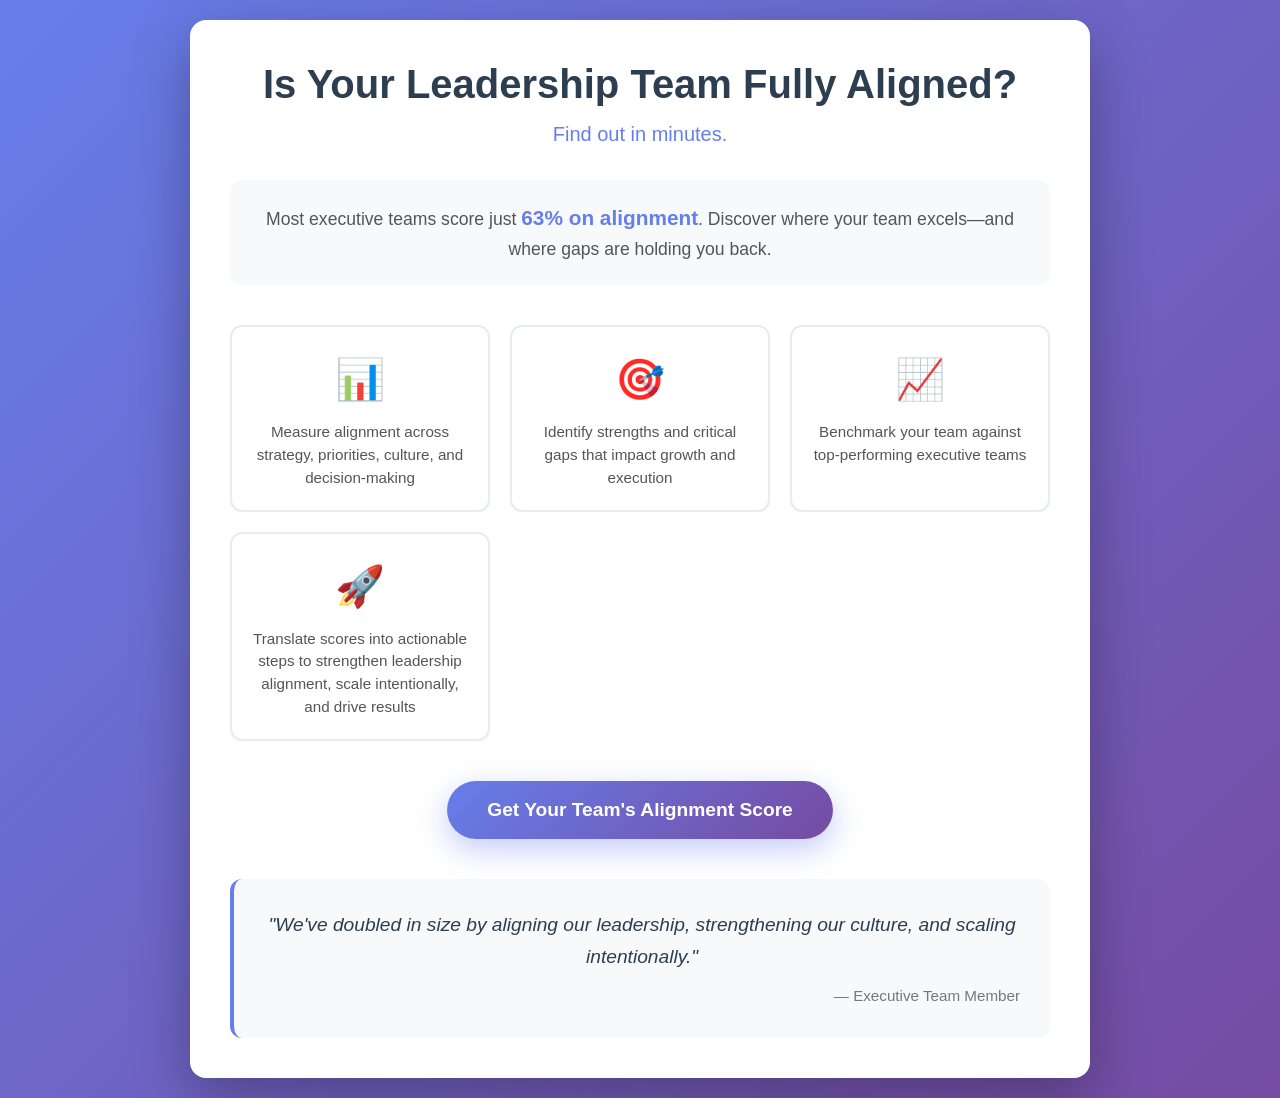
<file: index.html>
<!DOCTYPE html>
<html lang="en">
<head>
    <meta charset="UTF-8">
    <meta name="viewport" content="width=device-width, initial-scale=1.0">
    <title>Executive Alignment Scorecard - Is Your Leadership Team Fully Aligned?</title>
    <link rel="stylesheet" href="css/styles.css">
</head>
<body>
    <!-- Landing Page -->
    <section id="landing-page" class="section active">
        <div class="container">
            <div class="hero">
                <h1 class="headline">Is Your Leadership Team Fully Aligned?</h1>
                <p class="tagline">Find out in minutes.</p>

                <div class="subheadline">
                    <p>Most executive teams score just <strong>63% on alignment</strong>. Discover where your team excels—and where gaps are holding you back.</p>
                </div>

                <div class="value-props">
                    <div class="prop-item">
                        <span class="icon">📊</span>
                        <p>Measure alignment across strategy, priorities, culture, and decision-making</p>
                    </div>
                    <div class="prop-item">
                        <span class="icon">🎯</span>
                        <p>Identify strengths and critical gaps that impact growth and execution</p>
                    </div>
                    <div class="prop-item">
                        <span class="icon">📈</span>
                        <p>Benchmark your team against top-performing executive teams</p>
                    </div>
                    <div class="prop-item">
                        <span class="icon">🚀</span>
                        <p>Translate scores into actionable steps to strengthen leadership alignment, scale intentionally, and drive results</p>
                    </div>
                </div>

                <button class="cta-button" onclick="startAssessment()">Get Your Team's Alignment Score</button>

                <div class="social-proof">
                    <p class="quote">"We've doubled in size by aligning our leadership, strengthening our culture, and scaling intentionally."</p>
                    <p class="attribution">— Executive Team Member</p>
                </div>
            </div>
        </div>
    </section>

    <!-- Assessment Page -->
    <section id="assessment-page" class="section">
        <div class="container">
            <div class="progress-bar-container">
                <div class="progress-bar" id="progress-bar"></div>
                <p class="progress-text" id="progress-text">Question 1 of 30</p>
            </div>

            <form id="assessment-form">
                <!-- Strategic Alignment -->
                <div class="dimension-section" data-dimension="strategic">
                    <h2 class="dimension-title">Strategic Alignment</h2>
                    <p class="dimension-description">Does your team share the same vision and priorities?</p>

                    <div class="question">
                        <p class="question-text">1. Our executive team has a clear, shared understanding of our company's strategic vision.</p>
                        <div class="rating-scale">
                            <label><input type="radio" name="q1" value="1" required> 1 - Strongly Disagree</label>
                            <label><input type="radio" name="q1" value="2"> 2 - Disagree</label>
                            <label><input type="radio" name="q1" value="3"> 3 - Neutral</label>
                            <label><input type="radio" name="q1" value="4"> 4 - Agree</label>
                            <label><input type="radio" name="q1" value="5"> 5 - Strongly Agree</label>
                        </div>
                    </div>

                    <div class="question">
                        <p class="question-text">2. We consistently prioritize initiatives that drive our company's strategic goals.</p>
                        <div class="rating-scale">
                            <label><input type="radio" name="q2" value="1" required> 1 - Strongly Disagree</label>
                            <label><input type="radio" name="q2" value="2"> 2 - Disagree</label>
                            <label><input type="radio" name="q2" value="3"> 3 - Neutral</label>
                            <label><input type="radio" name="q2" value="4"> 4 - Agree</label>
                            <label><input type="radio" name="q2" value="5"> 5 - Strongly Agree</label>
                        </div>
                    </div>

                    <div class="question">
                        <p class="question-text">3. When discussing strategy, our team reaches consensus efficiently and effectively.</p>
                        <div class="rating-scale">
                            <label><input type="radio" name="q3" value="1" required> 1 - Strongly Disagree</label>
                            <label><input type="radio" name="q3" value="2"> 2 - Disagree</label>
                            <label><input type="radio" name="q3" value="3"> 3 - Neutral</label>
                            <label><input type="radio" name="q3" value="4"> 4 - Agree</label>
                            <label><input type="radio" name="q3" value="5"> 5 - Strongly Agree</label>
                        </div>
                    </div>

                    <div class="question">
                        <p class="question-text">4. Our strategic priorities are clearly communicated and understood throughout the organization.</p>
                        <div class="rating-scale">
                            <label><input type="radio" name="q4" value="1" required> 1 - Strongly Disagree</label>
                            <label><input type="radio" name="q4" value="2"> 2 - Disagree</label>
                            <label><input type="radio" name="q4" value="3"> 3 - Neutral</label>
                            <label><input type="radio" name="q4" value="4"> 4 - Agree</label>
                            <label><input type="radio" name="q4" value="5"> 5 - Strongly Agree</label>
                        </div>
                    </div>

                    <div class="question">
                        <p class="question-text">5. We regularly review and adjust our strategy based on market conditions and results.</p>
                        <div class="rating-scale">
                            <label><input type="radio" name="q5" value="1" required> 1 - Strongly Disagree</label>
                            <label><input type="radio" name="q5" value="2"> 2 - Disagree</label>
                            <label><input type="radio" name="q5" value="3"> 3 - Neutral</label>
                            <label><input type="radio" name="q5" value="4"> 4 - Agree</label>
                            <label><input type="radio" name="q5" value="5"> 5 - Strongly Agree</label>
                        </div>
                    </div>

                    <div class="question">
                        <p class="question-text">6. Each executive leader can clearly articulate how their function supports our strategic objectives.</p>
                        <div class="rating-scale">
                            <label><input type="radio" name="q6" value="1" required> 1 - Strongly Disagree</label>
                            <label><input type="radio" name="q6" value="2"> 2 - Disagree</label>
                            <label><input type="radio" name="q6" value="3"> 3 - Neutral</label>
                            <label><input type="radio" name="q6" value="4"> 4 - Agree</label>
                            <label><input type="radio" name="q6" value="5"> 5 - Strongly Agree</label>
                        </div>
                    </div>
                </div>

                <!-- Role Clarity -->
                <div class="dimension-section" data-dimension="roles">
                    <h2 class="dimension-title">Role Clarity</h2>
                    <p class="dimension-description">Are responsibilities and decision rights clear?</p>

                    <div class="question">
                        <p class="question-text">7. Each executive has clearly defined roles and responsibilities.</p>
                        <div class="rating-scale">
                            <label><input type="radio" name="q7" value="1" required> 1 - Strongly Disagree</label>
                            <label><input type="radio" name="q7" value="2"> 2 - Disagree</label>
                            <label><input type="radio" name="q7" value="3"> 3 - Neutral</label>
                            <label><input type="radio" name="q7" value="4"> 4 - Agree</label>
                            <label><input type="radio" name="q7" value="5"> 5 - Strongly Agree</label>
                        </div>
                    </div>

                    <div class="question">
                        <p class="question-text">8. We have clear decision rights—everyone knows who makes which decisions.</p>
                        <div class="rating-scale">
                            <label><input type="radio" name="q8" value="1" required> 1 - Strongly Disagree</label>
                            <label><input type="radio" name="q8" value="2"> 2 - Disagree</label>
                            <label><input type="radio" name="q8" value="3"> 3 - Neutral</label>
                            <label><input type="radio" name="q8" value="4"> 4 - Agree</label>
                            <label><input type="radio" name="q8" value="5"> 5 - Strongly Agree</label>
                        </div>
                    </div>

                    <div class="question">
                        <p class="question-text">9. There is minimal overlap or confusion about who owns what.</p>
                        <div class="rating-scale">
                            <label><input type="radio" name="q9" value="1" required> 1 - Strongly Disagree</label>
                            <label><input type="radio" name="q9" value="2"> 2 - Disagree</label>
                            <label><input type="radio" name="q9" value="3"> 3 - Neutral</label>
                            <label><input type="radio" name="q9" value="4"> 4 - Agree</label>
                            <label><input type="radio" name="q9" value="5"> 5 - Strongly Agree</label>
                        </div>
                    </div>

                    <div class="question">
                        <p class="question-text">10. When issues arise, it's clear which executive leader should handle them.</p>
                        <div class="rating-scale">
                            <label><input type="radio" name="q10" value="1" required> 1 - Strongly Disagree</label>
                            <label><input type="radio" name="q10" value="2"> 2 - Disagree</label>
                            <label><input type="radio" name="q10" value="3"> 3 - Neutral</label>
                            <label><input type="radio" name="q10" value="4"> 4 - Agree</label>
                            <label><input type="radio" name="q10" value="5"> 5 - Strongly Agree</label>
                        </div>
                    </div>

                    <div class="question">
                        <p class="question-text">11. We effectively delegate authority and empower leaders to act within their domains.</p>
                        <div class="rating-scale">
                            <label><input type="radio" name="q11" value="1" required> 1 - Strongly Disagree</label>
                            <label><input type="radio" name="q11" value="2"> 2 - Disagree</label>
                            <label><input type="radio" name="q11" value="3"> 3 - Neutral</label>
                            <label><input type="radio" name="q11" value="4"> 4 - Agree</label>
                            <label><input type="radio" name="q11" value="5"> 5 - Strongly Agree</label>
                        </div>
                    </div>

                    <div class="question">
                        <p class="question-text">12. Role boundaries are respected, and leaders support rather than overstep each other.</p>
                        <div class="rating-scale">
                            <label><input type="radio" name="q12" value="1" required> 1 - Strongly Disagree</label>
                            <label><input type="radio" name="q12" value="2"> 2 - Disagree</label>
                            <label><input type="radio" name="q12" value="3"> 3 - Neutral</label>
                            <label><input type="radio" name="q12" value="4"> 4 - Agree</label>
                            <label><input type="radio" name="q12" value="5"> 5 - Strongly Agree</label>
                        </div>
                    </div>
                </div>

                <!-- Decision-Making & Accountability -->
                <div class="dimension-section" data-dimension="decisions">
                    <h2 class="dimension-title">Decision-Making & Accountability</h2>
                    <p class="dimension-description">Do you make decisions efficiently and follow through?</p>

                    <div class="question">
                        <p class="question-text">13. Our team makes important decisions in a timely manner.</p>
                        <div class="rating-scale">
                            <label><input type="radio" name="q13" value="1" required> 1 - Strongly Disagree</label>
                            <label><input type="radio" name="q13" value="2"> 2 - Disagree</label>
                            <label><input type="radio" name="q13" value="3"> 3 - Neutral</label>
                            <label><input type="radio" name="q13" value="4"> 4 - Agree</label>
                            <label><input type="radio" name="q13" value="5"> 5 - Strongly Agree</label>
                        </div>
                    </div>

                    <div class="question">
                        <p class="question-text">14. Once decisions are made, everyone commits to them—even if they initially disagreed.</p>
                        <div class="rating-scale">
                            <label><input type="radio" name="q14" value="1" required> 1 - Strongly Disagree</label>
                            <label><input type="radio" name="q14" value="2"> 2 - Disagree</label>
                            <label><input type="radio" name="q14" value="3"> 3 - Neutral</label>
                            <label><input type="radio" name="q14" value="4"> 4 - Agree</label>
                            <label><input type="radio" name="q14" value="5"> 5 - Strongly Agree</label>
                        </div>
                    </div>

                    <div class="question">
                        <p class="question-text">15. We have a clear process for making and communicating key decisions.</p>
                        <div class="rating-scale">
                            <label><input type="radio" name="q15" value="1" required> 1 - Strongly Disagree</label>
                            <label><input type="radio" name="q15" value="2"> 2 - Disagree</label>
                            <label><input type="radio" name="q15" value="3"> 3 - Neutral</label>
                            <label><input type="radio" name="q15" value="4"> 4 - Agree</label>
                            <label><input type="radio" name="q15" value="5"> 5 - Strongly Agree</label>
                        </div>
                    </div>

                    <div class="question">
                        <p class="question-text">16. Executives hold themselves and each other accountable for commitments and results.</p>
                        <div class="rating-scale">
                            <label><input type="radio" name="q16" value="1" required> 1 - Strongly Disagree</label>
                            <label><input type="radio" name="q16" value="2"> 2 - Disagree</label>
                            <label><input type="radio" name="q16" value="3"> 3 - Neutral</label>
                            <label><input type="radio" name="q16" value="4"> 4 - Agree</label>
                            <label><input type="radio" name="q16" value="5"> 5 - Strongly Agree</label>
                        </div>
                    </div>

                    <div class="question">
                        <p class="question-text">17. We follow through on decisions with clear action plans and ownership.</p>
                        <div class="rating-scale">
                            <label><input type="radio" name="q17" value="1" required> 1 - Strongly Disagree</label>
                            <label><input type="radio" name="q17" value="2"> 2 - Disagree</label>
                            <label><input type="radio" name="q17" value="3"> 3 - Neutral</label>
                            <label><input type="radio" name="q17" value="4"> 4 - Agree</label>
                            <label><input type="radio" name="q17" value="5"> 5 - Strongly Agree</label>
                        </div>
                    </div>

                    <div class="question">
                        <p class="question-text">18. Difficult conversations happen productively, and issues don't get swept under the rug.</p>
                        <div class="rating-scale">
                            <label><input type="radio" name="q18" value="1" required> 1 - Strongly Disagree</label>
                            <label><input type="radio" name="q18" value="2"> 2 - Disagree</label>
                            <label><input type="radio" name="q18" value="3"> 3 - Neutral</label>
                            <label><input type="radio" name="q18" value="4"> 4 - Agree</label>
                            <label><input type="radio" name="q18" value="5"> 5 - Strongly Agree</label>
                        </div>
                    </div>
                </div>

                <!-- Culture & Values -->
                <div class="dimension-section" data-dimension="culture">
                    <h2 class="dimension-title">Culture & Values</h2>
                    <p class="dimension-description">Are behaviors and norms consistent with desired culture?</p>

                    <div class="question">
                        <p class="question-text">19. Our executive team models the culture and values we want throughout the company.</p>
                        <div class="rating-scale">
                            <label><input type="radio" name="q19" value="1" required> 1 - Strongly Disagree</label>
                            <label><input type="radio" name="q19" value="2"> 2 - Disagree</label>
                            <label><input type="radio" name="q19" value="3"> 3 - Neutral</label>
                            <label><input type="radio" name="q19" value="4"> 4 - Agree</label>
                            <label><input type="radio" name="q19" value="5"> 5 - Strongly Agree</label>
                        </div>
                    </div>

                    <div class="question">
                        <p class="question-text">20. We have a shared definition of what our culture is and what it means.</p>
                        <div class="rating-scale">
                            <label><input type="radio" name="q20" value="1" required> 1 - Strongly Disagree</label>
                            <label><input type="radio" name="q20" value="2"> 2 - Disagree</label>
                            <label><input type="radio" name="q20" value="3"> 3 - Neutral</label>
                            <label><input type="radio" name="q20" value="4"> 4 - Agree</label>
                            <label><input type="radio" name="q20" value="5"> 5 - Strongly Agree</label>
                        </div>
                    </div>

                    <div class="question">
                        <p class="question-text">21. We actively reinforce desired behaviors and address misalignment when we see it.</p>
                        <div class="rating-scale">
                            <label><input type="radio" name="q21" value="1" required> 1 - Strongly Disagree</label>
                            <label><input type="radio" name="q21" value="2"> 2 - Disagree</label>
                            <label><input type="radio" name="q21" value="3"> 3 - Neutral</label>
                            <label><input type="radio" name="q21" value="4"> 4 - Agree</label>
                            <label><input type="radio" name="q21" value="5"> 5 - Strongly Agree</label>
                        </div>
                    </div>

                    <div class="question">
                        <p class="question-text">22. There is strong trust and psychological safety among executive team members.</p>
                        <div class="rating-scale">
                            <label><input type="radio" name="q22" value="1" required> 1 - Strongly Disagree</label>
                            <label><input type="radio" name="q22" value="2"> 2 - Disagree</label>
                            <label><input type="radio" name="q22" value="3"> 3 - Neutral</label>
                            <label><input type="radio" name="q22" value="4"> 4 - Agree</label>
                            <label><input type="radio" name="q22" value="5"> 5 - Strongly Agree</label>
                        </div>
                    </div>

                    <div class="question">
                        <p class="question-text">23. We celebrate wins and learn from failures as a unified leadership team.</p>
                        <div class="rating-scale">
                            <label><input type="radio" name="q23" value="1" required> 1 - Strongly Disagree</label>
                            <label><input type="radio" name="q23" value="2"> 2 - Disagree</label>
                            <label><input type="radio" name="q23" value="3"> 3 - Neutral</label>
                            <label><input type="radio" name="q23" value="4"> 4 - Agree</label>
                            <label><input type="radio" name="q23" value="5"> 5 - Strongly Agree</label>
                        </div>
                    </div>

                    <div class="question">
                        <p class="question-text">24. Cultural norms are consistent across the leadership team—not fragmented by department.</p>
                        <div class="rating-scale">
                            <label><input type="radio" name="q24" value="1" required> 1 - Strongly Disagree</label>
                            <label><input type="radio" name="q24" value="2"> 2 - Disagree</label>
                            <label><input type="radio" name="q24" value="3"> 3 - Neutral</label>
                            <label><input type="radio" name="q24" value="4"> 4 - Agree</label>
                            <label><input type="radio" name="q24" value="5"> 5 - Strongly Agree</label>
                        </div>
                    </div>
                </div>

                <!-- Execution & Metrics -->
                <div class="dimension-section" data-dimension="execution">
                    <h2 class="dimension-title">Execution & Metrics</h2>
                    <p class="dimension-description">Are you aligned on how success is measured?</p>

                    <div class="question">
                        <p class="question-text">25. We have agreed-upon metrics and KPIs that measure our success.</p>
                        <div class="rating-scale">
                            <label><input type="radio" name="q25" value="1" required> 1 - Strongly Disagree</label>
                            <label><input type="radio" name="q25" value="2"> 2 - Disagree</label>
                            <label><input type="radio" name="q25" value="3"> 3 - Neutral</label>
                            <label><input type="radio" name="q25" value="4"> 4 - Agree</label>
                            <label><input type="radio" name="q25" value="5"> 5 - Strongly Agree</label>
                        </div>
                    </div>

                    <div class="question">
                        <p class="question-text">26. Our team regularly reviews progress against goals and adjusts as needed.</p>
                        <div class="rating-scale">
                            <label><input type="radio" name="q26" value="1" required> 1 - Strongly Disagree</label>
                            <label><input type="radio" name="q26" value="2"> 2 - Disagree</label>
                            <label><input type="radio" name="q26" value="3"> 3 - Neutral</label>
                            <label><input type="radio" name="q26" value="4"> 4 - Agree</label>
                            <label><input type="radio" name="q26" value="5"> 5 - Strongly Agree</label>
                        </div>
                    </div>

                    <div class="question">
                        <p class="question-text">27. Individual executive goals are aligned with and support overall company objectives.</p>
                        <div class="rating-scale">
                            <label><input type="radio" name="q27" value="1" required> 1 - Strongly Disagree</label>
                            <label><input type="radio" name="q27" value="2"> 2 - Disagree</label>
                            <label><input type="radio" name="q27" value="3"> 3 - Neutral</label>
                            <label><input type="radio" name="q27" value="4"> 4 - Agree</label>
                            <label><input type="radio" name="q27" value="5"> 5 - Strongly Agree</label>
                        </div>
                    </div>

                    <div class="question">
                        <p class="question-text">28. We prioritize execution excellence and deliver on our commitments consistently.</p>
                        <div class="rating-scale">
                            <label><input type="radio" name="q28" value="1" required> 1 - Strongly Disagree</label>
                            <label><input type="radio" name="q28" value="2"> 2 - Disagree</label>
                            <label><input type="radio" name="q28" value="3"> 3 - Neutral</label>
                            <label><input type="radio" name="q28" value="4"> 4 - Agree</label>
                            <label><input type="radio" name="q28" value="5"> 5 - Strongly Agree</label>
                        </div>
                    </div>

                    <div class="question">
                        <p class="question-text">29. Our metrics drive the right behaviors and outcomes across the organization.</p>
                        <div class="rating-scale">
                            <label><input type="radio" name="q29" value="1" required> 1 - Strongly Disagree</label>
                            <label><input type="radio" name="q29" value="2"> 2 - Disagree</label>
                            <label><input type="radio" name="q29" value="3"> 3 - Neutral</label>
                            <label><input type="radio" name="q29" value="4"> 4 - Agree</label>
                            <label><input type="radio" name="q29" value="5"> 5 - Strongly Agree</label>
                        </div>
                    </div>

                    <div class="question">
                        <p class="question-text">30. We balance short-term performance with long-term strategic investments.</p>
                        <div class="rating-scale">
                            <label><input type="radio" name="q30" value="1" required> 1 - Strongly Disagree</label>
                            <label><input type="radio" name="q30" value="2"> 2 - Disagree</label>
                            <label><input type="radio" name="q30" value="3"> 3 - Neutral</label>
                            <label><input type="radio" name="q30" value="4"> 4 - Agree</label>
                            <label><input type="radio" name="q30" value="5"> 5 - Strongly Agree</label>
                        </div>
                    </div>
                </div>

                <div class="button-container">
                    <button type="submit" class="submit-button">Calculate My Team's Alignment Score</button>
                </div>
            </form>
        </div>
    </section>

    <script src="js/assessment.js"></script>
</body>
</html>
</file>
<file: css/styles.css>
/* Executive Alignment Scorecard - Styles */

/* Reset and Base Styles */
* {
    margin: 0;
    padding: 0;
    box-sizing: border-box;
}

body {
    font-family: -apple-system, BlinkMacSystemFont, 'Segoe UI', Roboto, 'Helvetica Neue', Arial, sans-serif;
    line-height: 1.6;
    color: #2c3e50;
    background: linear-gradient(135deg, #667eea 0%, #764ba2 100%);
    min-height: 100vh;
    padding: 20px;
}

.container {
    max-width: 900px;
    margin: 0 auto;
    background: white;
    border-radius: 16px;
    box-shadow: 0 20px 60px rgba(0, 0, 0, 0.3);
    padding: 40px;
}

/* Section Management */
.section {
    display: none;
}

.section.active {
    display: block;
}

/* Landing Page Styles */
.hero {
    text-align: center;
}

.headline {
    font-size: 2.5rem;
    font-weight: 700;
    color: #2c3e50;
    margin-bottom: 10px;
    line-height: 1.2;
}

.tagline {
    font-size: 1.25rem;
    color: #667eea;
    font-weight: 500;
    margin-bottom: 30px;
}

.subheadline {
    background: #f8f9fa;
    padding: 20px;
    border-radius: 12px;
    margin-bottom: 40px;
}

.subheadline p {
    font-size: 1.1rem;
    color: #555;
    line-height: 1.7;
}

.subheadline strong {
    color: #667eea;
    font-size: 1.3rem;
}

/* Value Propositions */
.value-props {
    display: grid;
    grid-template-columns: repeat(auto-fit, minmax(250px, 1fr));
    gap: 20px;
    margin-bottom: 40px;
}

.prop-item {
    background: #ffffff;
    padding: 20px;
    border-radius: 12px;
    border: 2px solid #e8eaf6;
    text-align: center;
    transition: transform 0.3s ease, box-shadow 0.3s ease;
}

.prop-item:hover {
    transform: translateY(-5px);
    box-shadow: 0 10px 30px rgba(102, 126, 234, 0.2);
    border-color: #667eea;
}

.prop-item .icon {
    font-size: 2.5rem;
    display: block;
    margin-bottom: 10px;
}

.prop-item p {
    font-size: 0.95rem;
    color: #555;
    line-height: 1.5;
}

/* CTA Button */
.cta-button {
    background: linear-gradient(135deg, #667eea 0%, #764ba2 100%);
    color: white;
    font-size: 1.2rem;
    font-weight: 600;
    padding: 18px 40px;
    border: none;
    border-radius: 50px;
    cursor: pointer;
    transition: transform 0.3s ease, box-shadow 0.3s ease;
    margin-bottom: 40px;
    box-shadow: 0 10px 30px rgba(102, 126, 234, 0.4);
}

.cta-button:hover {
    transform: translateY(-3px);
    box-shadow: 0 15px 40px rgba(102, 126, 234, 0.6);
}

/* Social Proof */
.social-proof {
    background: #f8f9fa;
    padding: 30px;
    border-radius: 12px;
    border-left: 4px solid #667eea;
}

.quote {
    font-size: 1.2rem;
    font-style: italic;
    color: #2c3e50;
    margin-bottom: 10px;
    line-height: 1.7;
}

.attribution {
    font-size: 0.95rem;
    color: #777;
    text-align: right;
}

/* Progress Bar */
.progress-bar-container {
    margin-bottom: 30px;
    text-align: center;
}

.progress-bar {
    height: 8px;
    background: #667eea;
    border-radius: 10px;
    width: 0%;
    transition: width 0.3s ease;
    margin-bottom: 10px;
}

.progress-text {
    font-size: 0.9rem;
    color: #777;
}

/* Assessment Form */
.dimension-section {
    margin-bottom: 50px;
    padding-bottom: 40px;
    border-bottom: 2px solid #e8eaf6;
}

.dimension-section:last-of-type {
    border-bottom: none;
}

.dimension-title {
    font-size: 1.8rem;
    color: #667eea;
    margin-bottom: 10px;
}

.dimension-description {
    font-size: 1rem;
    color: #777;
    margin-bottom: 30px;
    font-style: italic;
}

/* Questions */
.question {
    margin-bottom: 30px;
    background: #f8f9fa;
    padding: 20px;
    border-radius: 10px;
}

.question-text {
    font-size: 1.05rem;
    color: #2c3e50;
    margin-bottom: 15px;
    font-weight: 500;
}

.rating-scale {
    display: flex;
    flex-direction: column;
    gap: 10px;
}

.rating-scale label {
    display: flex;
    align-items: center;
    cursor: pointer;
    padding: 10px;
    border-radius: 8px;
    transition: background 0.2s ease;
}

.rating-scale label:hover {
    background: #e8eaf6;
}

.rating-scale input[type="radio"] {
    margin-right: 10px;
    cursor: pointer;
    width: 20px;
    height: 20px;
}

/* Buttons */
.button-container {
    text-align: center;
    margin-top: 40px;
}

.submit-button {
    background: linear-gradient(135deg, #667eea 0%, #764ba2 100%);
    color: white;
    font-size: 1.1rem;
    font-weight: 600;
    padding: 16px 40px;
    border: none;
    border-radius: 50px;
    cursor: pointer;
    transition: transform 0.3s ease, box-shadow 0.3s ease;
    box-shadow: 0 10px 30px rgba(102, 126, 234, 0.4);
}

.submit-button:hover {
    transform: translateY(-3px);
    box-shadow: 0 15px 40px rgba(102, 126, 234, 0.6);
}

/* Results Page Styles */
.results-container {
    max-width: 1100px;
}

.results-header {
    text-align: center;
    margin-bottom: 40px;
    padding-bottom: 30px;
    border-bottom: 2px solid #e8eaf6;
}

.results-header h1 {
    font-size: 2.5rem;
    color: #2c3e50;
    margin-bottom: 10px;
}

.results-subtitle {
    font-size: 1.1rem;
    color: #777;
}

/* Overall Score Section */
.overall-score-section {
    margin-bottom: 50px;
}

.score-card {
    background: linear-gradient(135deg, #667eea 0%, #764ba2 100%);
    color: white;
    padding: 40px;
    border-radius: 16px;
    text-align: center;
    box-shadow: 0 10px 30px rgba(102, 126, 234, 0.3);
}

.score-card h2 {
    font-size: 1.5rem;
    margin-bottom: 20px;
    opacity: 0.95;
}

.score-display {
    font-size: 5rem;
    font-weight: 700;
    margin-bottom: 10px;
}

.score-label {
    font-size: 1.3rem;
    margin-bottom: 15px;
    padding: 8px 20px;
    border-radius: 20px;
    display: inline-block;
}

.score-label.green {
    background: rgba(46, 204, 113, 0.3);
}

.score-label.yellow {
    background: rgba(241, 196, 15, 0.3);
}

.score-label.red {
    background: rgba(231, 76, 60, 0.3);
}

.percentile {
    font-size: 1rem;
    opacity: 0.9;
}

/* Benchmark Section */
.benchmark-section {
    margin-bottom: 50px;
}

.benchmark-section h2 {
    font-size: 2rem;
    color: #2c3e50;
    margin-bottom: 30px;
    text-align: center;
}

.benchmark-cards {
    display: grid;
    grid-template-columns: repeat(auto-fit, minmax(250px, 1fr));
    gap: 20px;
}

.benchmark-card {
    background: #f8f9fa;
    padding: 30px;
    border-radius: 12px;
    text-align: center;
    border: 2px solid #e8eaf6;
}

.benchmark-card.highlight {
    background: linear-gradient(135deg, #667eea 0%, #764ba2 100%);
    color: white;
    border: none;
    transform: scale(1.05);
}

.benchmark-icon {
    font-size: 3rem;
    margin-bottom: 15px;
}

.benchmark-score {
    font-size: 2.5rem;
    font-weight: 700;
    margin-bottom: 10px;
}

.benchmark-label {
    font-size: 1.2rem;
    font-weight: 600;
    margin-bottom: 10px;
}

.benchmark-card p {
    font-size: 0.9rem;
    opacity: 0.8;
}

.benchmark-card.highlight p {
    opacity: 0.95;
}

/* Dimension Scores */
.dimensions-section {
    margin-bottom: 50px;
}

.dimensions-section h2 {
    font-size: 2rem;
    color: #2c3e50;
    margin-bottom: 30px;
    text-align: center;
}

.dimension-cards {
    display: grid;
    grid-template-columns: repeat(auto-fit, minmax(280px, 1fr));
    gap: 20px;
}

.dimension-card {
    background: #ffffff;
    border: 2px solid #e8eaf6;
    border-radius: 12px;
    padding: 25px;
    text-align: center;
    transition: transform 0.3s ease, box-shadow 0.3s ease;
}

.dimension-card:hover {
    transform: translateY(-5px);
    box-shadow: 0 10px 30px rgba(0, 0, 0, 0.1);
}

.dimension-card h3 {
    font-size: 1.2rem;
    color: #2c3e50;
    margin-bottom: 15px;
}

.dimension-score {
    display: flex;
    align-items: center;
    justify-content: center;
    gap: 10px;
    margin-bottom: 10px;
}

.score-number {
    font-size: 3rem;
    font-weight: 700;
}

.dimension-score.green .score-number {
    color: #2ecc71;
}

.dimension-score.yellow .score-number {
    color: #f1c40f;
}

.dimension-score.red .score-number {
    color: #e74c3c;
}

.score-icon {
    font-size: 2rem;
}

.dimension-label {
    font-size: 0.9rem;
    color: #777;
    margin-bottom: 15px;
}

.dimension-bar {
    background: #e8eaf6;
    height: 8px;
    border-radius: 10px;
    overflow: hidden;
}

.dimension-bar-fill {
    height: 100%;
    transition: width 0.5s ease;
}

.dimension-bar-fill.green {
    background: #2ecc71;
}

.dimension-bar-fill.yellow {
    background: #f1c40f;
}

.dimension-bar-fill.red {
    background: #e74c3c;
}

/* Insights Section */
.insights-section {
    margin-bottom: 50px;
}

.insights-section h2 {
    font-size: 2rem;
    color: #2c3e50;
    margin-bottom: 30px;
    text-align: center;
}

.insights-content {
    display: flex;
    flex-direction: column;
    gap: 20px;
}

.insight-card {
    background: #f8f9fa;
    padding: 25px;
    border-radius: 12px;
    border-left: 4px solid #667eea;
}

.insight-card.success {
    border-left-color: #2ecc71;
    background: linear-gradient(135deg, rgba(46, 204, 113, 0.1) 0%, rgba(46, 204, 113, 0.05) 100%);
}

.insight-card.good {
    border-left-color: #3498db;
    background: linear-gradient(135deg, rgba(52, 152, 219, 0.1) 0%, rgba(52, 152, 219, 0.05) 100%);
}

.insight-card.warning {
    border-left-color: #f1c40f;
    background: linear-gradient(135deg, rgba(241, 196, 15, 0.1) 0%, rgba(241, 196, 15, 0.05) 100%);
}

.insight-card.alert {
    border-left-color: #e74c3c;
    background: linear-gradient(135deg, rgba(231, 76, 60, 0.1) 0%, rgba(231, 76, 60, 0.05) 100%);
}

.insight-card h3 {
    font-size: 1.3rem;
    margin-bottom: 15px;
    color: #2c3e50;
}

.insight-card p {
    font-size: 1rem;
    color: #555;
    line-height: 1.7;
}

/* Action Steps */
.action-steps-section {
    margin-bottom: 50px;
}

.action-steps-section h2 {
    font-size: 2rem;
    color: #2c3e50;
    margin-bottom: 30px;
    text-align: center;
}

.action-steps-list {
    display: flex;
    flex-direction: column;
    gap: 20px;
}

.action-step {
    display: flex;
    gap: 20px;
    align-items: flex-start;
    background: #ffffff;
    padding: 25px;
    border-radius: 12px;
    border: 2px solid #e8eaf6;
    transition: transform 0.3s ease, box-shadow 0.3s ease;
}

.action-step:hover {
    transform: translateX(5px);
    box-shadow: 0 5px 20px rgba(102, 126, 234, 0.2);
    border-color: #667eea;
}

.step-number {
    background: linear-gradient(135deg, #667eea 0%, #764ba2 100%);
    color: white;
    width: 40px;
    height: 40px;
    border-radius: 50%;
    display: flex;
    align-items: center;
    justify-content: center;
    font-size: 1.3rem;
    font-weight: 700;
    flex-shrink: 0;
}

.step-content h3 {
    font-size: 1.2rem;
    color: #2c3e50;
    margin-bottom: 10px;
}

.step-content p {
    font-size: 1rem;
    color: #555;
    line-height: 1.7;
}

/* CTA Section */
.cta-section {
    display: flex;
    gap: 20px;
    justify-content: center;
    flex-wrap: wrap;
    margin-bottom: 50px;
}

.primary-button {
    background: linear-gradient(135deg, #667eea 0%, #764ba2 100%);
    color: white;
    font-size: 1.1rem;
    font-weight: 600;
    padding: 16px 35px;
    border: none;
    border-radius: 50px;
    cursor: pointer;
    transition: transform 0.3s ease, box-shadow 0.3s ease;
    box-shadow: 0 10px 30px rgba(102, 126, 234, 0.4);
}

.primary-button:hover {
    transform: translateY(-3px);
    box-shadow: 0 15px 40px rgba(102, 126, 234, 0.6);
}

.secondary-button {
    background: white;
    color: #667eea;
    font-size: 1.1rem;
    font-weight: 600;
    padding: 16px 35px;
    border: 2px solid #667eea;
    border-radius: 50px;
    cursor: pointer;
    transition: transform 0.3s ease, box-shadow 0.3s ease;
}

.secondary-button:hover {
    transform: translateY(-3px);
    box-shadow: 0 10px 30px rgba(102, 126, 234, 0.2);
    background: #f8f9fa;
}

/* Results Footer */
.results-footer {
    background: #f8f9fa;
    padding: 30px;
    border-radius: 12px;
    text-align: center;
}

.results-footer .quote {
    font-size: 1.1rem;
    font-style: italic;
    color: #2c3e50;
    margin-bottom: 20px;
}

.footer-text {
    font-size: 0.95rem;
    color: #777;
    line-height: 1.7;
}

/* Responsive Design */
@media (max-width: 768px) {
    body {
        padding: 10px;
    }

    .container {
        padding: 20px;
    }

    .headline {
        font-size: 1.8rem;
    }

    .tagline {
        font-size: 1rem;
    }

    .value-props {
        grid-template-columns: 1fr;
    }

    .rating-scale {
        font-size: 0.9rem;
    }

    .rating-scale label {
        padding: 8px;
    }

    .score-display {
        font-size: 3.5rem;
    }

    .benchmark-cards {
        grid-template-columns: 1fr;
    }

    .benchmark-card.highlight {
        transform: scale(1);
    }

    .dimension-cards {
        grid-template-columns: 1fr;
    }

    .cta-section {
        flex-direction: column;
    }

    .primary-button,
    .secondary-button {
        width: 100%;
    }

    .action-step {
        flex-direction: column;
    }

    .step-number {
        align-self: flex-start;
    }
}

@media (max-width: 480px) {
    .headline {
        font-size: 1.5rem;
    }

    .results-header h1 {
        font-size: 1.8rem;
    }

    .dimension-title {
        font-size: 1.4rem;
    }

    .question-text {
        font-size: 0.95rem;
    }

    .rating-scale label {
        font-size: 0.85rem;
    }
}
</file>
